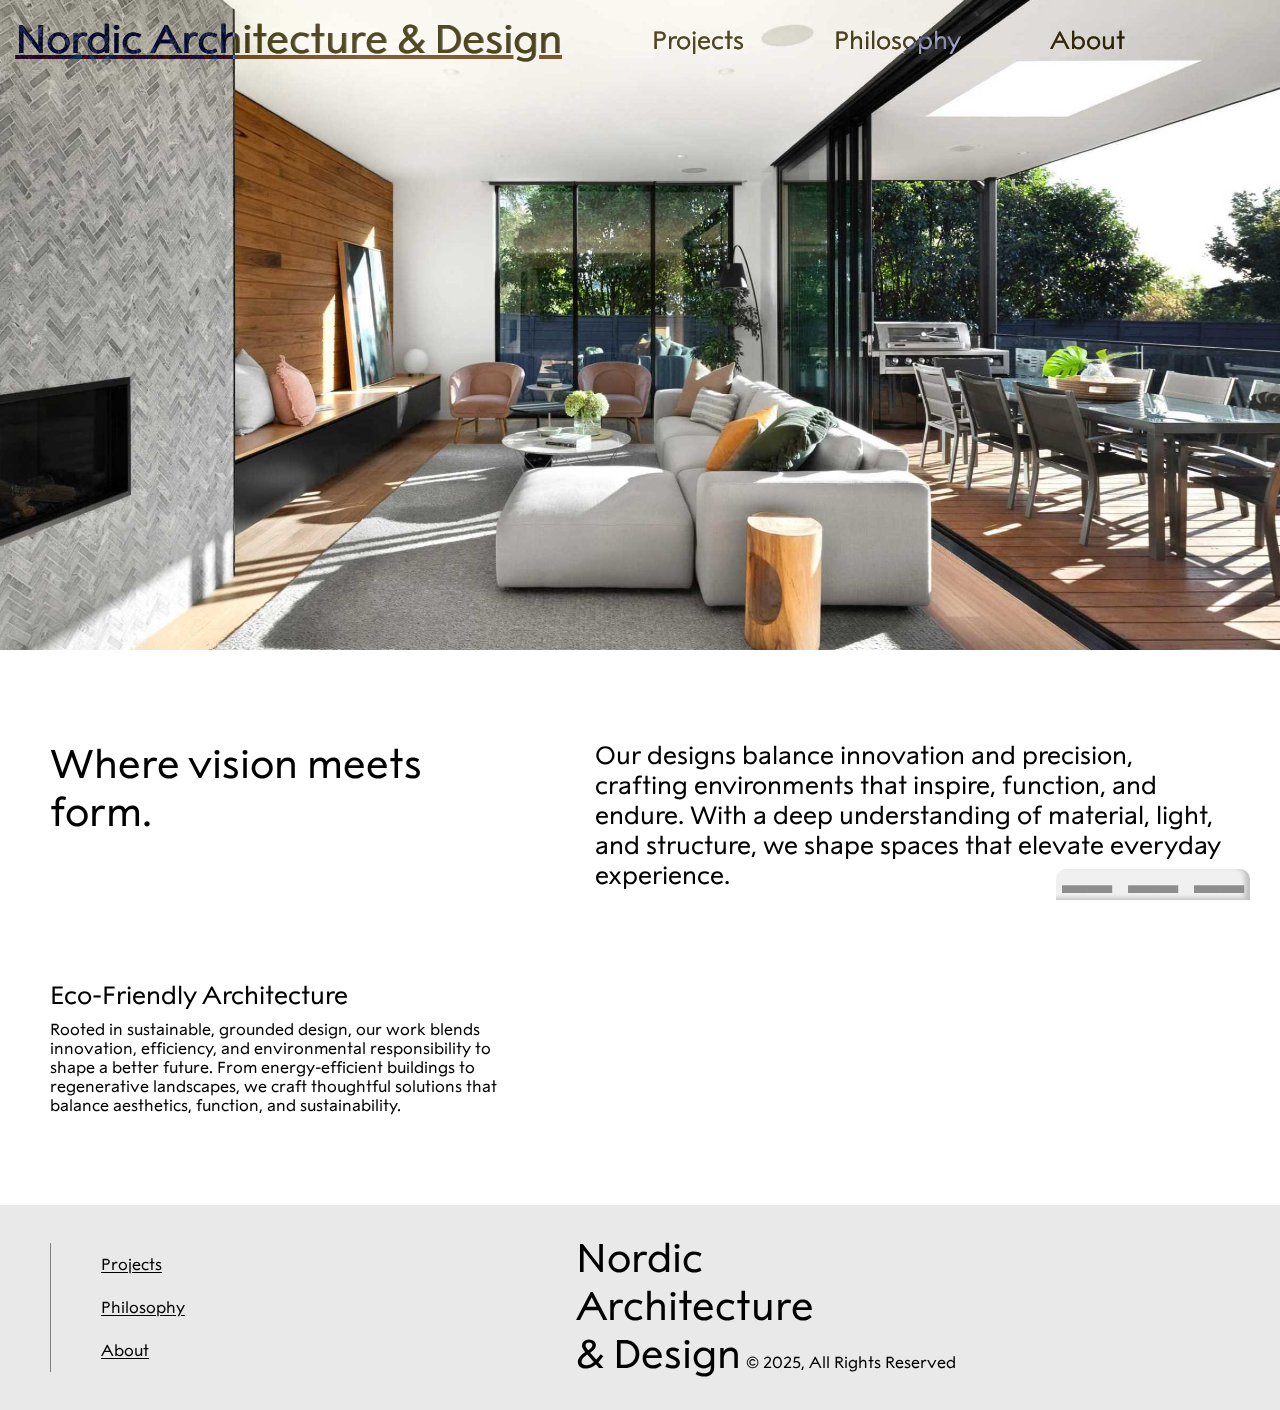
<file: index.html>
<!DOCTYPE html>
<html lang="en">
  <head>
    <meta charset="UTF-8" />
    <meta name="viewport" content="width=device-width, initial-scale=1.0" />
    <title>Nordic Architecture & Design</title>
    <link rel="stylesheet" href="/css/index.css" />
    <script src="https://ajax.googleapis.com/ajax/libs/jquery/3.7.1/jquery.min.js"></script>
    <script src="js/index.js"></script>
  </head>
  <body>
    <div id="pagegrid">
      <div class="herosection" id="heroimg">
        <div class="herogrid-container">
          <header>
            <h1 id="logo">Nordic Architecture & Design</h1>
          </header>
          <nav>
            <div class="flexnavbar">
              <a href="/projects.html" class="navlink">Projects</a>
              <a href="/philosophy.html" class="navlink">Philosophy</a>
              <a href="/about.html" class="navlink">About</a>
            </div>
          </nav>
          <div class="imgslider">
            <button class="slideButton" id="firstButton">▬▬</button>
            <button class="slideButton" id="secondButton">▬▬‎</button>
            <button class="slideButton" id="thirdButton">▬▬‎</button>
          </div>
        </div>
      </div>
      <h1 id="slogan">Where vision meets form.</h1>
      <h2 id="intro">
        Our designs balance innovation and precision, crafting environments that
        inspire, function, and endure. With a deep understanding of material,
        light, and structure, we shape spaces that elevate everyday experience.
      </h2>
      <div id="philosophy">
        <h2>Eco-Friendly Architecture</h2>
        <p>
          Rooted in sustainable, grounded design, our work blends innovation,
          efficiency, and environmental responsibility to shape a better future.
          From energy-efficient buildings to regenerative landscapes, we craft
          thoughtful solutions that balance aesthetics, function, and
          sustainability.
        </p>
      </div>
      <footer>
        <div id="flexfooter">
          <a href="/projects.html" class="footerlink">Projects</a>
          <a href="/philosophy.html" class="footerlink">Philosophy</a>
          <a href="/about.html" class="footerlink">About</a>
        </div>
        <div id="footerlogo">
          <h1>Nordic Architecture & Design</h1>
          <p>© 2025, All Rights Reserved</p>
        </div>
      </footer>
    </div>
  </body>
</html>
</file>
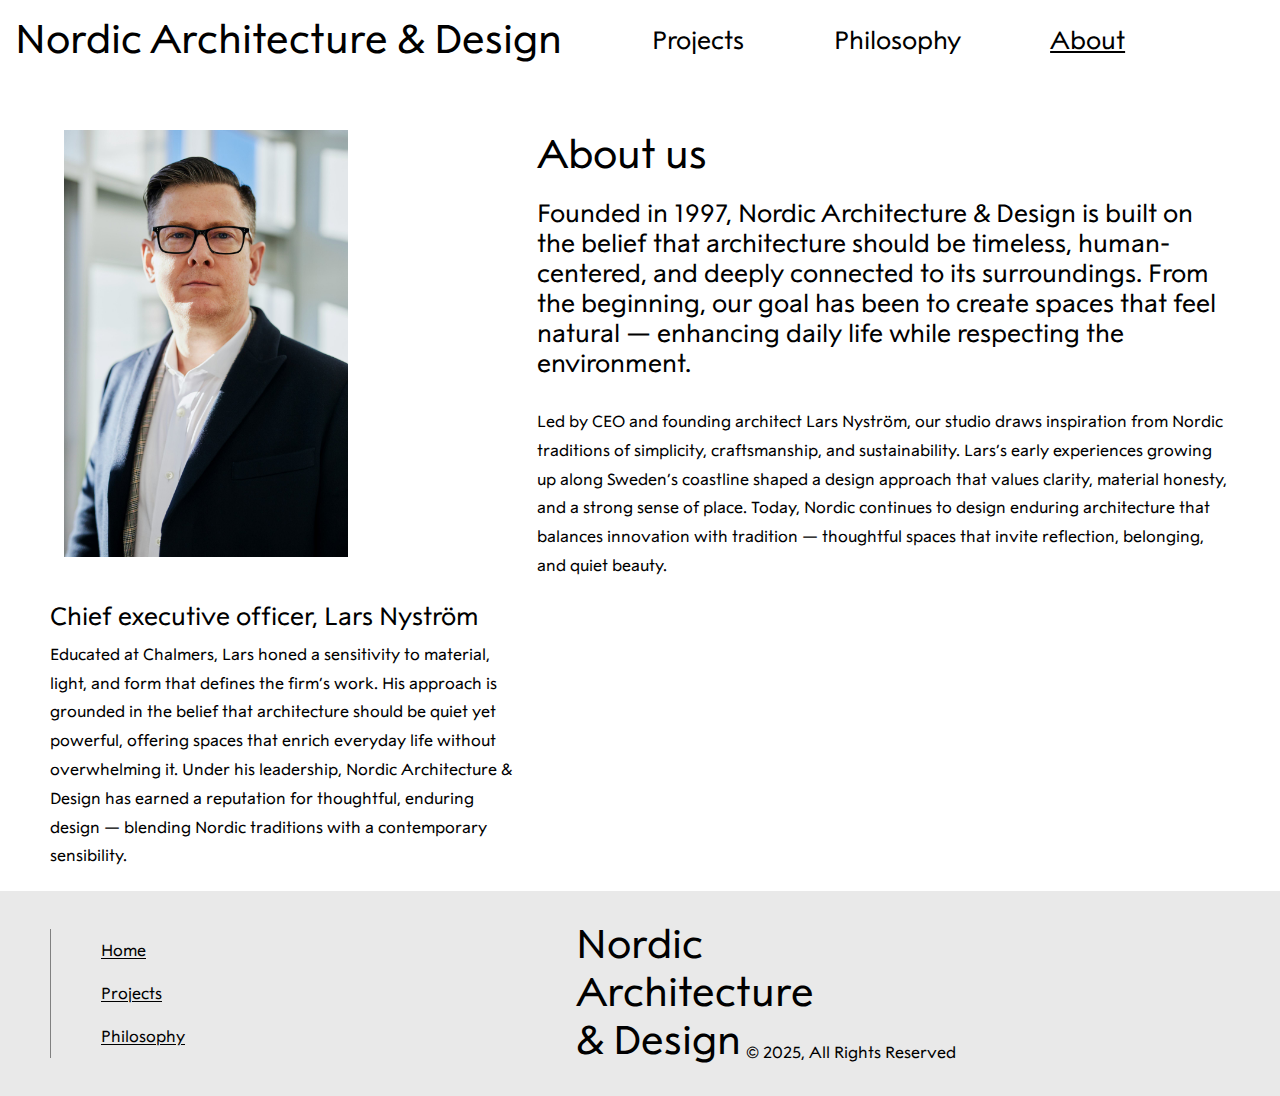
<file: about.html>
<!DOCTYPE html>
<html lang="en">
  <head>
    <meta charset="UTF-8" />
    <meta name="viewport" content="width=device-width, initial-scale=1.0" />
    <title>Nordic Architecture & Design</title>
    <link rel="stylesheet" href="/css/about.css" />
    <script src="https://ajax.googleapis.com/ajax/libs/jquery/3.7.1/jquery.min.js"></script>
    <script src="js/about.js"></script>
  </head>
  <body>
    <div id="pagegrid">
      <div class="herosection" id="heroimg">
        <div class="herogrid-container">
          <header>
            <h1 id="logo">Nordic Architecture & Design</h1>
          </header>
          <nav>
            <div class="flexnavbar">
              <a href="/projects.html" class="navlink">Projects</a>
              <a href="/philosophy.html" class="navlink">Philosophy</a>
              <a href="/about.html" class="navlink" id="aboutlink">About</a>
            </div>
          </nav>
        </div>
      </div>
      <img
        id="ceo"
        src="/img/linkedin-sales-solutions-pAtA8xe_iVM-unsplash.jpg"
        alt=""
      />
      <div id="intro">
        <h1>About us</h1>
        <h2>
          Founded in 1997, Nordic Architecture & Design is built on the belief
          that architecture should be timeless, human-centered, and deeply
          connected to its surroundings. From the beginning, our goal has been
          to create spaces that feel natural — enhancing daily life while
          respecting the environment.
        </h2>
        <p>
          Led by CEO and founding architect Lars Nyström, our studio draws
          inspiration from Nordic traditions of simplicity, craftsmanship, and
          sustainability. Lars’s early experiences growing up along Sweden’s
          coastline shaped a design approach that values clarity, material
          honesty, and a strong sense of place. Today, Nordic continues to
          design enduring architecture that balances innovation with tradition —
          thoughtful spaces that invite reflection, belonging, and quiet beauty.
        </p>
      </div>

      <div id="philosophy">
        <h2>Chief executive officer, Lars Nyström</h2>
        <p>
          Educated at Chalmers, Lars honed a sensitivity to material, light, and
          form that defines the firm’s work. His approach is grounded in the
          belief that architecture should be quiet yet powerful, offering spaces
          that enrich everyday life without overwhelming it. Under his
          leadership, Nordic Architecture & Design has earned a reputation for
          thoughtful, enduring design — blending Nordic traditions with a
          contemporary sensibility.
        </p>
      </div>
      <footer>
        <div id="flexfooter">
          <a href="/index.html" class="footerlink">Home</a>
          <a href="/projects.html" class="footerlink">Projects</a>
          <a href="/philosophy.html" class="footerlink">Philosophy</a>
        </div>
        <div id="footerlogo">
          <h1>Nordic Architecture & Design</h1>
          <p>© 2025, All Rights Reserved</p>
        </div>
      </footer>
    </div>
  </body>
</html>
</file>
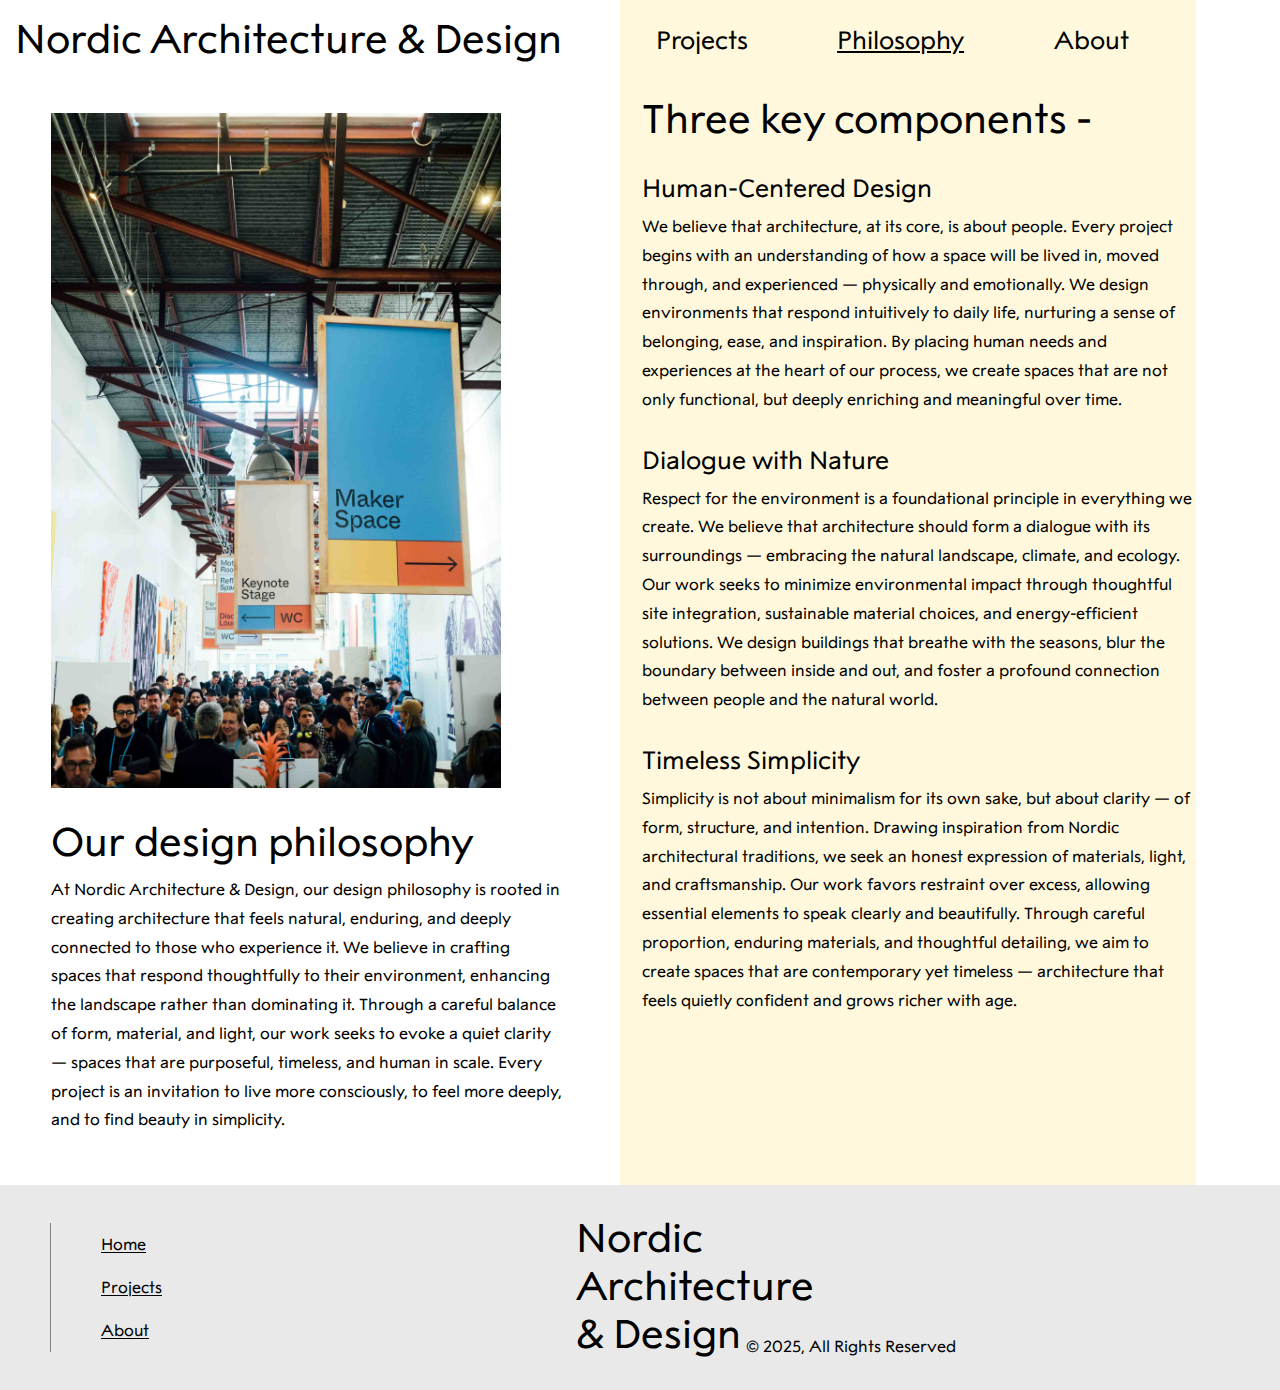
<file: philosophy.html>
<!DOCTYPE html>
<html lang="en">
  <head>
    <meta charset="UTF-8" />
    <meta name="viewport" content="width=device-width, initial-scale=1.0" />
    <title>Nordic Architecture & Design</title>
    <link rel="stylesheet" href="/css/philosophy.css" />
    <script src="https://ajax.googleapis.com/ajax/libs/jquery/3.7.1/jquery.min.js"></script>
    <script src="js/philosophy.js"></script>
  </head>
  <body>
    <div id="pagegrid">
      <header>
        <h1 id="logo">Nordic Architecture & Design</h1>
      </header>
      <div id="section2">
        <nav>
          <div class="flexnavbar">
            <a href="/projects.html" class="navlink">Projects</a>
            <a href="/philosophy.html" class="navlink" id="philosophylink"
              >Philosophy</a
            >
            <a href="/about.html" class="navlink">About</a>
          </div>
        </nav>
        <div id="keycomponents">
          <h1>Three key components -</h1>
          <h2>Human-Centered Design</h2>
          <p>
            We believe that architecture, at its core, is about people. Every
            project begins with an understanding of how a space will be lived
            in, moved through, and experienced — physically and emotionally. We
            design environments that respond intuitively to daily life,
            nurturing a sense of belonging, ease, and inspiration. By placing
            human needs and experiences at the heart of our process, we create
            spaces that are not only functional, but deeply enriching and
            meaningful over time.
          </p>
          <h2>Dialogue with Nature</h2>
          <p>
            Respect for the environment is a foundational principle in
            everything we create. We believe that architecture should form a
            dialogue with its surroundings — embracing the natural landscape,
            climate, and ecology. Our work seeks to minimize environmental
            impact through thoughtful site integration, sustainable material
            choices, and energy-efficient solutions. We design buildings that
            breathe with the seasons, blur the boundary between inside and out,
            and foster a profound connection between people and the natural
            world.
          </p>
          <h2>Timeless Simplicity</h2>
          <p>
            Simplicity is not about minimalism for its own sake, but about
            clarity — of form, structure, and intention. Drawing inspiration
            from Nordic architectural traditions, we seek an honest expression
            of materials, light, and craftsmanship. Our work favors restraint
            over excess, allowing essential elements to speak clearly and
            beautifully. Through careful proportion, enduring materials, and
            thoughtful detailing, we aim to create spaces that are contemporary
            yet timeless — architecture that feels quietly confident and grows
            richer with age.
          </p>
        </div>
      </div>
      <img id="img" src="/img/paul-hanaoka-6FqkGMOLskY-unsplash.jpg" alt="" />
      <h1 id="pagetitle">Our design philosophy</h1>
      <p id="design">
        At Nordic Architecture & Design, our design philosophy is rooted in
        creating architecture that feels natural, enduring, and deeply connected
        to those who experience it. We believe in crafting spaces that respond
        thoughtfully to their environment, enhancing the landscape rather than
        dominating it. Through a careful balance of form, material, and light,
        our work seeks to evoke a quiet clarity — spaces that are purposeful,
        timeless, and human in scale. Every project is an invitation to live
        more consciously, to feel more deeply, and to find beauty in simplicity.
      </p>
      <footer>
        <div id="flexfooter">
          <a href="/index.html" class="footerlink">Home</a>
          <a href="/projects.html" class="footerlink">Projects</a>
          <a href="/about.html" class="footerlink">About</a>
        </div>
        <div id="footerlogo">
          <h1>Nordic Architecture & Design</h1>
          <p>© 2025, All Rights Reserved</p>
        </div>
      </footer>
    </div>
  </body>
</html>
</file>
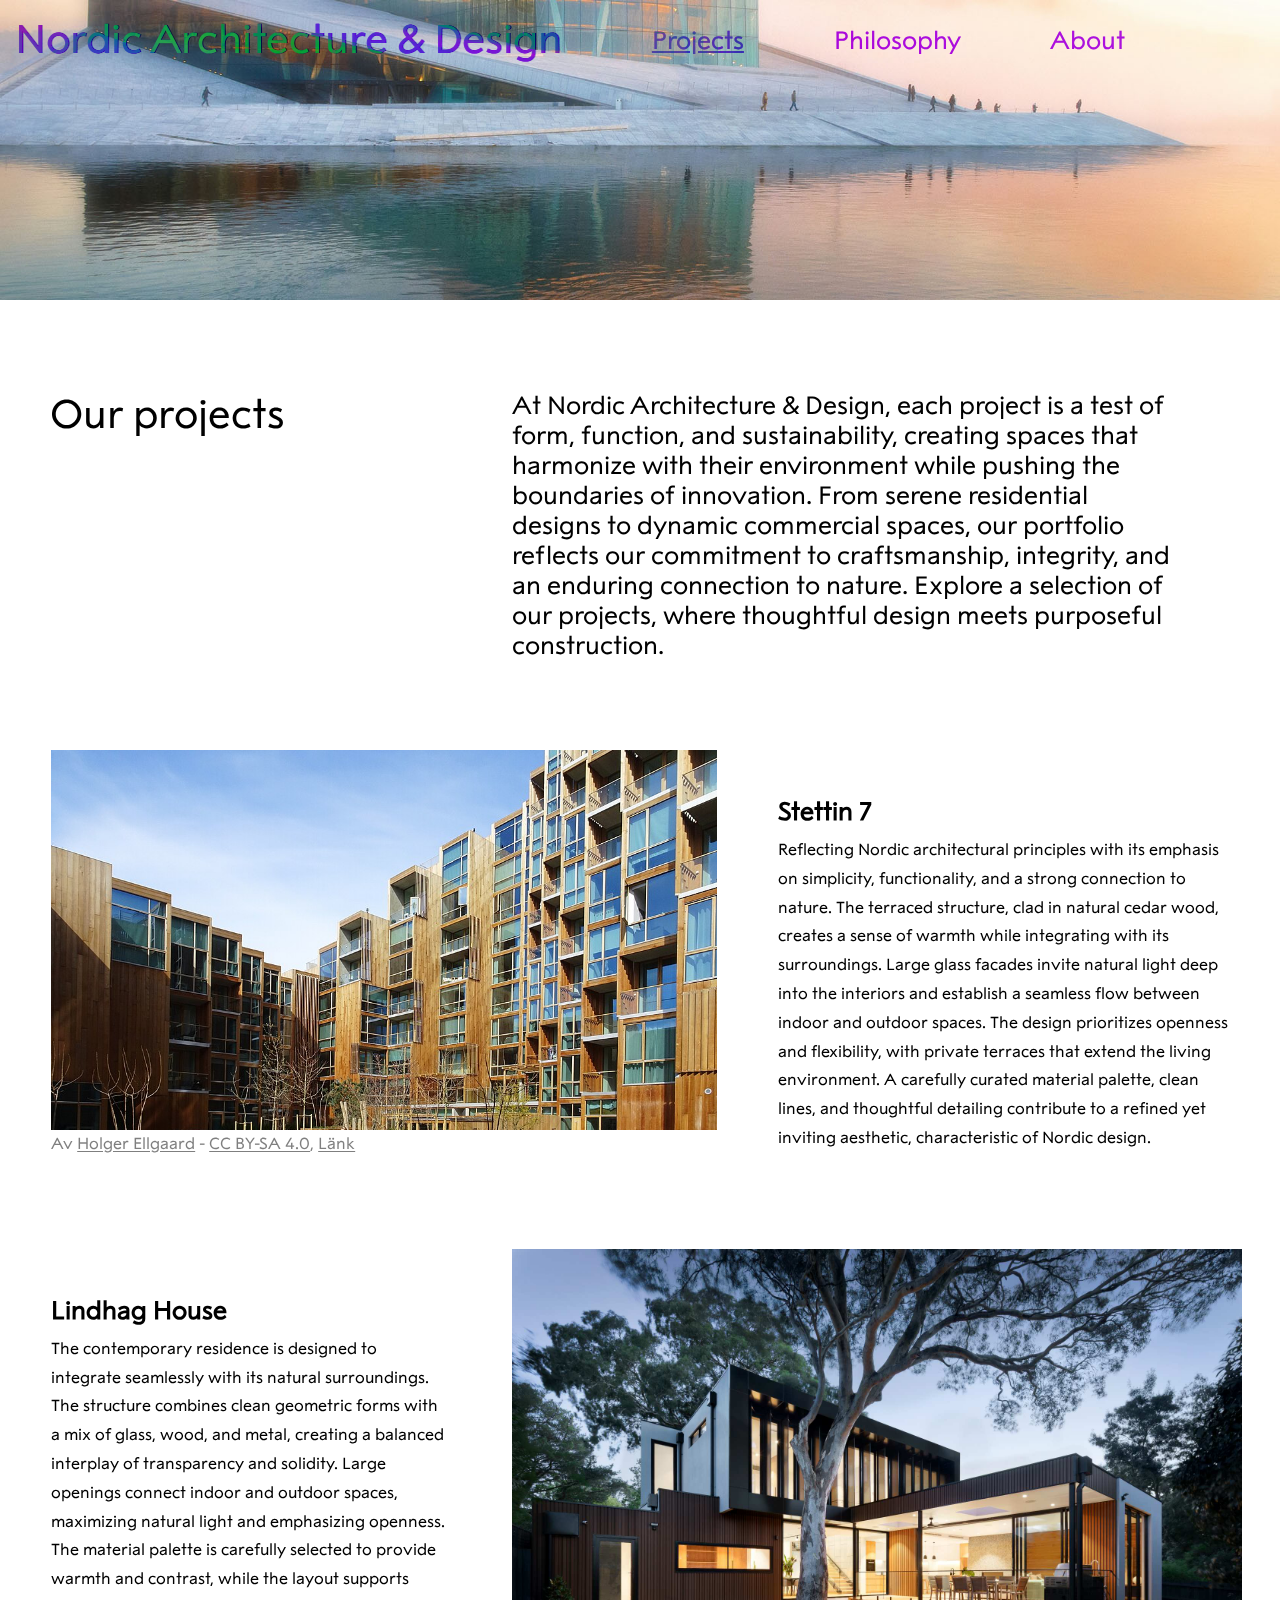
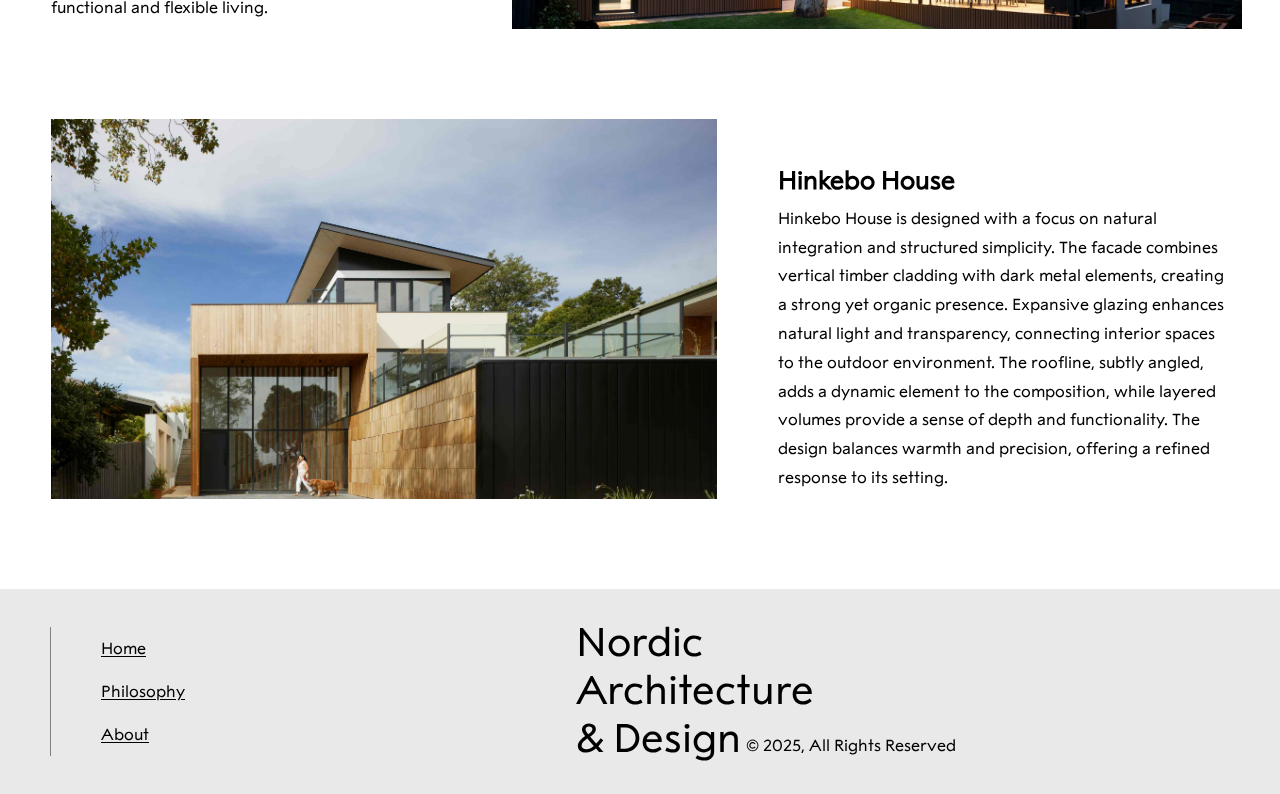
<file: projects.html>
<!DOCTYPE html>
<html lang="en">
  <head>
    <meta charset="UTF-8" />
    <meta name="viewport" content="width=device-width, initial-scale=1.0" />
    <title>Nordic Architecture & Design</title>
    <link rel="stylesheet" href="/css/projects.css" />
    <script src="https://ajax.googleapis.com/ajax/libs/jquery/3.7.1/jquery.min.js"></script>
    <script src="js/projects.js"></script>
  </head>
  <body>
    <div id="pagegrid">
      <div class="herosection" id="heroimg">
        <div class="herogrid-container">
          <header>
            <h1 id="logo">Nordic Architecture & Design</h1>
          </header>
          <nav>
            <div class="flexnavbar">
              <a href="/projects.html" class="navlink" id="projectlink"
                >Projects</a
              >
              <a href="/philosophy.html" class="navlink">Philosophy</a>
              <a href="/about.html" class="navlink">About</a>
            </div>
          </nav>
        </div>
      </div>
      <h1 id="title">Our projects</h1>
      <h2 id="intro">
        At Nordic Architecture & Design, each project is a test of form,
        function, and sustainability, creating spaces that harmonize with their
        environment while pushing the boundaries of innovation. From serene
        residential designs to dynamic commercial spaces, our portfolio reflects
        our commitment to craftsmanship, integrity, and an enduring connection
        to nature. Explore a selection of our projects, where thoughtful design
        meets purposeful construction.
      </h2>
      <div id="img1section">
        <div id="img1box">
          <img
            src="/img/1001px-79&Park,_Gärdet,_2019_04.jpg"
            alt=""
            id="img1"
          />
        </div>
        <p class="sourceattribution">
          Av
          <a
            href="//commons.wikimedia.org/wiki/User:Holger.Ellgaard"
            title="User:Holger.Ellgaard"
            >Holger Ellgaard</a
          >
          -
          <a
            href="https://creativecommons.org/licenses/by-sa/4.0"
            title="Creative Commons Attribution-Share Alike 4.0"
            >CC BY-SA 4.0</a
          >,
          <a href="https://commons.wikimedia.org/w/index.php?curid=78175700"
            >Länk</a
          >
        </p>
      </div>
      <section class="textsection" id="section1">
        <h2>Stettin 7</h2>
        <p>
          Reflecting Nordic architectural principles with its emphasis on
          simplicity, functionality, and a strong connection to nature. The
          terraced structure, clad in natural cedar wood, creates a sense of
          warmth while integrating with its surroundings. Large glass facades
          invite natural light deep into the interiors and establish a seamless
          flow between indoor and outdoor spaces. The design prioritizes
          openness and flexibility, with private terraces that extend the living
          environment. A carefully curated material palette, clean lines, and
          thoughtful detailing contribute to a refined yet inviting aesthetic,
          characteristic of Nordic design.
        </p>
      </section>
      <div id="img2section">
        <div id="img2box">
          <img
            src="/img/r-architecture-2gDwlIim3Uw-unsplash.jpg"
            alt=""
            id="img2"
          />
        </div>
        <p class="sourceattribution"></p>
      </div>
      <section class="textsection" id="section2">
        <h2>Lindhag House</h2>
        <p>
          The contemporary residence is designed to integrate seamlessly with
          its natural surroundings. The structure combines clean geometric forms
          with a mix of glass, wood, and metal, creating a balanced interplay of
          transparency and solidity. Large openings connect indoor and outdoor
          spaces, maximizing natural light and emphasizing openness. The
          material palette is carefully selected to provide warmth and contrast,
          while the layout supports functional and flexible living.
        </p>
      </section>
      <div id="img3section">
        <div id="img3box">
          <img
            src="/img/r-architecture-wJAOeXvxudM-unsplash.jpg"
            alt=""
            id="img3"
          />
        </div>
        <p class="sourceattribution"></p>
      </div>
      <section class="textsection" id="section3">
        <h2>Hinkebo House</h2>
        <p>
          Hinkebo House is designed with a focus on natural integration and
          structured simplicity. The facade combines vertical timber cladding
          with dark metal elements, creating a strong yet organic presence.
          Expansive glazing enhances natural light and transparency, connecting
          interior spaces to the outdoor environment. The roofline, subtly
          angled, adds a dynamic element to the composition, while layered
          volumes provide a sense of depth and functionality. The design
          balances warmth and precision, offering a refined response to its
          setting.
        </p>
      </section>
      <footer>
        <div id="flexfooter">
          <a href="/index.html" class="footerlink">Home</a>
          <a href="/philosophy.html" class="footerlink">Philosophy</a>
          <a href="/about.html" class="footerlink">About</a>
        </div>
        <div id="footerlogo">
          <h1>Nordic Architecture & Design</h1>
          <p>© 2025, All Rights Reserved</p>
        </div>
      </footer>
    </div>
  </body>
</html>
</file>
<file: css/index.css>
@font-face {
    font-family: alfredsans;
    src: url(/misc/AlfredSans.otf);
  }

* {
    margin: 0px;
    box-sizing: border-box;
}

body {
    width: 100%;
    height: 100%;
    overflow-x: hidden;
}

.herogrid-container {
    padding: 15px;
    display: grid;
    grid-template-areas: 
    'header header nav nav nav'
    'imgtitle imgtitle imgtitle imgslider imgslider';
    gap: 10px;
}

.herosection {
    grid-area: herosection;
    background-image: url(/img/r-architecture-rOk4VSMS3Ck-unsplash.jpg);
    height: 650px;
    background-position: center;
    background-repeat: no-repeat;
    background-size: cover;
    position: relative;
    width: 100cqw;
}

#pagegrid {
    display: grid;
    grid-template-areas:
    'herosection herosection herosection herosection herosection'
    'slogan slogan intro intro intro'
    'philosophy philosophy sideimg sideimg sideimg'
    'footer footer footer footer footer';
    gap: 90px;
}

header {
    grid-area: header;
    
}

h1 {
    font-family:alfredsans;
    font-size:40px;
    font-weight:500;
}

h2 {
    font-family:alfredsans;
    font-size:25px;
    font-weight:500;
}

p {
    font-family:alfredsans;
    font-size:16px;
    font-weight:500;
}

#intro {
    grid-area: intro;
    margin-right: 50px
}

#philosophy {
    grid-area: philosophy;
    margin-left: 50px;
}

#philosophy h2 {
    margin-bottom: 10px;
} 

#logo {
    text-decoration-line:underline;
    text-decoration-color: #72a5d1bc;
    text-shadow: 0.5px 0px 0px rgb(136, 130, 130);
    color: #aaafcf;
    mix-blend-mode:difference;
}

.flexnavbar {
    grid-area: nav;
    display: flex;
    gap: 7vw;
    margin-top: 10px;
}

.navlink {
    text-decoration-line: none;
    text-decoration-color: #72a5d19a;
    font-family:alfredsans;
    font-size:25px;
    font-weight:500;
    text-shadow: 0px 0px 0px rgb(103, 103, 103);
    color: #aaafcf;
    mix-blend-mode:difference;
}

.navlink:hover {
    filter:saturate(600%)
}

.navlink:active {
    filter:saturate(600%)
}

.imgslider {
    grid-area: imgslider;
    position: fixed;
    bottom: 0px;
    right: 30px;
    background-color: rgba(0, 0, 0, 0.057);
    border-top-left-radius: 10px;
    border-top-right-radius: 10px;
    box-shadow: -5px -2px 5px rgba(0, 0, 0, 0.203) inset;
    min-height: 30px;
}

.slideButton {
    background-color: rgba(139, 139, 139, 0);
    border-style:none;
    width: 62px;
    margin: 0px;
    font-size: 25px;
    color: rgba(139, 139, 139, 0);
    text-shadow: 0.3px 0px rgba(139, 139, 139, 0.856), 0.1px 0px rgba(139, 139, 139, 0.856);
}

#slogan {
    margin-left: 50px;
    margin-right: 10px;
    grid-area: slogan;
}

footer {
    grid-area: footer;
    display: grid;
    grid-template-areas: 
    'footerlinks footersection footersection footerlogo';
    grid-template-columns: 15vw 15vw 15vw 30vw;
    height: 205px;
    background-color: rgb(233, 233, 233);
}

#flexfooter {
    border-left: 1.5px solid gray;
    grid-area: footerlinks;
    display: flex;
    flex-direction: column;
    position: absolute;
    margin-top: 38px;
    margin-left: 50px;
}

.footerlink {
    font-family: alfredsans;
    margin: 12px;
    margin-left: 50px;
    font-size: 16px;
    color:black;
    text-underline-offset: 2px;
}

.footerlink:hover {
    text-underline-offset: 1px;
    color: rgb(0, 38, 255);
    text-decoration-color: rgb(0, 38, 255);
}

#footerlogo {
    margin-top: 29px;
    grid-area: footerlogo;
}

#footerlogo h1 {
    width: 200px;
}

#footerlogo p {
    position: relative;
    bottom: 25px;
    left: 170px;
}

@media only screen and (max-width: 600px) {
    html,body {
        width: 100%;
        height: 100%;
        overflow-x: hidden;
    }
    .herogrid-container {
        display: grid;
        grid-template-areas: 
        'header header header header header'
        'nav nav nav nav nav'
        'imgtitle imgtitle imgtitle imgslider imgslider'
        'slogan slogan slogan slogan slogan';
        gap: 10px;
    }
    .herosection {
        height: 600px;
        width: 100vw;
    }
    #logo {
        margin-right: 40px;
    }
    .imgslider {
        right: 40px;
        position: relative;
        border-top-right-radius: 0px;
        border-top-left-radius: 20px;
        border-bottom-left-radius: 20px;
    }
    #pagegrid {
        display: grid;
        grid-template-areas:
        'herosection herosection herosection herosection herosection'
        'slogan slogan slogan slogan slogan'
        'intro intro intro intro intro'
        'philosophy philosophy philosophy philosophy philosophy'
        'footer footer footer footer footer';
        gap: 30px;
    }
    #slogan {
        margin-left: 5px;
        margin-right: 0px
    }
    #intro {
        margin-left: 10px;
        width: 95vw;
    }
    #philosophy {
        margin-left: 5px;
        width: 95vw;
    }
    footer {
        grid-template-columns: 12vw 12vw 12vw 30vw;
        margin-bottom: -100px;
        width: 100vw;
        height: 220px;
    }
    
    #flexfooter {
        border: none;
        grid-area: footerlinks;
        display: flex;
        flex-direction: column;
        position: relative;
        margin-top: 28px;
        margin-left: 15px;
    }
    .footerlink {
        margin-left: 12px;
    }
    #footerlogo {
        margin-top: 10px;
    }
    #footerlogo p {
        bottom: 0px;
        left: 0px;
        width: 120%;
    }
}
</file>
<file: css/about.css>
@font-face {
    font-family: alfredsans;
    src: url(/misc/AlfredSans.otf);
  }

* {
    margin: 0px;
    box-sizing: border-box;
}

body {
    width: 100%;
    height: 100%;
    overflow-x: hidden;
}

.herogrid-container {
    padding: 15px;
    display: grid;
    grid-template-areas: 
    'header header nav nav nav'
    'imgtitle imgtitle imgtitle imgslider imgslider';
    gap: 10px;
}

.herosection {
    grid-area: herosection;
    height: 50px;
    background-position: center;
    background-repeat: no-repeat;
    background-size: cover;
    position: relative;
    width: 100cqw;
    margin-bottom: 30px;
}

#pagegrid {
    display: grid;
    grid-template-areas:
    'herosection herosection herosection herosection herosection'
    'ceo ceo intro intro intro'
    'philosophy philosophy sideimg sideimg sideimg'
    'footer footer footer footer footer';
    gap: 20px;
}

header {
    grid-area: header;
    
}

h1 {
    font-family:alfredsans;
    font-size:40px;
    font-weight:500;
}

h2 {
    font-family:alfredsans;
    font-size:25px;
    font-weight:500;
}

p {
    font-family:alfredsans;
    font-size:16px;
    font-weight:500;
    line-height: 180%;
}

#ceo {
    grid-area: ceo;
    width: 55%;
    margin-top: 30px;
    margin-left: 5vw;
}

#intro {
    grid-area: intro;
    margin-right: 50px;
    margin-top: 30px;
}

#intro h2 {
    margin-top: 20px;
}

#intro p {
    margin-top: 30px;
}

#philosophy {
    grid-area: philosophy;
    margin-left: 50px;

}

#philosophy h2 {
    margin-bottom: 10px;
} 

#logo {
    
}

.flexnavbar {
    grid-area: nav;
    display: flex;
    gap: 7vw;
    margin-top: 10px;
}

#aboutlink{
    text-decoration: underline;
}

.navlink {
    color: black;
    text-decoration-line: none;
    font-family: alfredsans;
    font-size:25px;
    font-weight:500;
}

.navlink:hover {
    filter:invert(20%)
}

.navlink:active {
    filter:invert(20%)
}

footer {
    grid-area: footer;
    display: grid;
    grid-template-areas: 
    'footerlinks footersection footersection footerlogo';
    grid-template-columns: 15vw 15vw 15vw 30vw;
    height: 205px;
    background-color: rgb(233, 233, 233);
}

#flexfooter {
    border-left: 1.5px solid gray;
    grid-area: footerlinks;
    display: flex;
    flex-direction: column;
    position: absolute;
    margin-top: 38px;
    margin-left: 50px;
}

.footerlink {
    font-family: alfredsans;
    margin: 12px;
    margin-left: 50px;
    font-size: 16px;
    color:black;
    text-underline-offset: 2px;
}

.footerlink:hover {
    text-underline-offset: 1px;
    color: rgb(0, 38, 255);
    text-decoration-color: rgb(0, 38, 255);
}

#footerlogo {
    margin-top: 29px;
    grid-area: footerlogo;
}

#footerlogo h1 {
    width: 200px;
}

#footerlogo p {
    position: relative;
    bottom: 25px;
    left: 170px;
}

@media only screen and (max-width: 600px) {
    html,body {
        width: 100%;
        height: 100%;
        overflow-x: hidden;
    }
    .herogrid-container {
        display: grid;
        grid-template-areas: 
        'header header header header header'
        'nav nav nav nav nav'
        'imgtitle imgtitle imgtitle imgslider imgslider'
        'slogan slogan slogan slogan slogan';
        gap: 10px;
    }
    .herosection {
        height: 150px;
        width: 100vw;
    }
    #logo {
        margin-right: 40px;
    }
    .imgslider {
        right: 40px;
        position: relative;
        border-top-right-radius: 0px;
        border-top-left-radius: 20px;
        border-bottom-left-radius: 20px;
    }
    #pagegrid {
        display: grid;
        grid-template-areas:
        'herosection herosection herosection herosection herosection'
        'intro intro intro intro intro'
        'intro intro intro intro intro'
        'ceo ceo ceo ceo ceo'
        'philosophy philosophy philosophy philosophy philosophy'
        'footer footer footer footer footer';
        gap: 30px;
    }
    #slogan {
        margin-left: 5px;
        margin-right: 0px
    }
    #intro {
        margin-left: 10px;
        width: 95vw;
    }
    #philosophy {
        margin-left: 5px;
        width: 95vw;
    }
    footer {
        grid-template-columns: 12vw 12vw 12vw 30vw;
        margin-bottom: -100px;
        width: 100vw;
        height: 220px;
    }
    
    #flexfooter {
        border: none;
        grid-area: footerlinks;
        display: flex;
        flex-direction: column;
        position: relative;
        margin-top: 28px;
        margin-left: 15px;
    }
    .footerlink {
        margin-left: 12px;
    }
    #footerlogo {
        margin-top: 10px;
    }
    #footerlogo p {
        bottom: 0px;
        left: 0px;
        width: 120%;
    }
}
</file>
<file: css/philosophy.css>
@font-face {
    font-family: alfredsans;
    src: url(/misc/AlfredSans.otf);
  }

* {
    margin: 0px;
    box-sizing: border-box;
}

body {
    width: 100%;
    height: 100%;
    overflow-x: hidden;
}

#pagegrid {
    display: grid;
    grid-template-areas:
    'header header nav nav nav'
    'img img nav nav nav'
    'pagetitle pagetitle nav nav nav'
    'design design nav nav nav'
    'footer footer footer footer footer';
    width: 100cqw;
}

header {
    padding-top: 15px;
    padding-left: 15px;
    grid-area: header;
    margin-right: -10px;
}

h1 {
    font-family:alfredsans;
    font-size:40px;
    font-weight:500;
}

h2 {
    font-family:alfredsans;
    font-size:25px;
    font-weight:500;
}

p {
    font-family:alfredsans;
    font-size:16px;
    font-weight:500;
    line-height: 180%;
}

#logo {
    
}

#img {
    grid-area: img;
    width: 450px;
    margin-top: 50px;
    margin-left: 4vw;
}

#pagetitle {
    grid-area: pagetitle;
    margin-left: 4vw;
    margin-top: 30px;
}

#design {
    grid-area: design;
    margin-top: 10px;
    margin-left: 4vw;
    max-width: 40vw;
    margin-bottom: 50px;
}

#section2 {
    grid-area: nav;
    background-color: cornsilk;
    width: 45vw;
}

#keycomponents {
    margin-top: 40px;
    margin-left: 22px;
}

#keycomponents h2 {
    margin-top: 30px;
}

#keycomponents p {
    margin-top: 10px;
}

.flexnavbar {
    padding-top: 25px;
    padding-right: 15px;
    display: flex;
    gap: 7vw;
    padding-left: 10px;
    margin-left: 26px;
}

#philosophylink{
    text-decoration: underline;
}

.navlink {
    text-decoration-line: none;
    text-decoration-color: black;
    font-family:alfredsans;
    font-size:25px;
    font-weight:500;
    color: black;
}

.navlink:hover {
    filter:invert(20%)
}

.navlink:active {
    filter:invert(20%)
}

footer {
    grid-area: footer;
    display: grid;
    grid-template-areas: 
    'footerlinks footersection footersection footerlogo';
    grid-template-columns: 15vw 15vw 15vw 30vw;
    height: 205px;
    background-color: rgb(233, 233, 233);
}

#flexfooter {
    border-left: 1.5px solid gray;
    grid-area: footerlinks;
    display: flex;
    flex-direction: column;
    position: absolute;
    margin-top: 38px;
    margin-left: 50px;
}

.footerlink {
    font-family: alfredsans;
    margin: 12px;
    margin-left: 50px;
    font-size: 16px;
    color:black;
    text-underline-offset: 2px;
}

.footerlink:hover {
    text-underline-offset: 1px;
    color: rgb(0, 38, 255);
    text-decoration-color: rgb(0, 38, 255);
}

#footerlogo {
    margin-top: 29px;
    grid-area: footerlogo;
}

#footerlogo h1 {
    width: 200px;
}

#footerlogo p {
    position: relative;
    bottom: 25px;
    left: 170px;
}

@media only screen and (max-width: 600px) {
    html,body {
        width: 100%;
        height: 100%;
        overflow-x: hidden;
    }

    #pagegrid {
    display: grid;
    grid-template-areas:
    'header header header header header'
    'nav nav nav nav nav'
    'nav nav nav nav nav'
    'img img img img img'
    'pagetitle pagetitle pagetitle pagetitle pagetitle'
    'design design design design design'
    'footer footer footer footer footer';
    width: 100cqw;
    }

    .flexnavbar {
        margin-left: 10px;
    }

    #logo {
        margin-right: 50px;
    }
    #img {
        margin-left: 0px;
    }
    #section2 {
        width: 95vw;
        background-color: white;
    }
    #pagetitle {
        width: 75%;
    }
    #design {
        max-width: 95vw;
    }

    footer {
        grid-template-columns: 12vw 12vw 12vw 30vw;
        margin-bottom: -100px;
        width: 100vw;
        height: 220px;
    }
    
    #flexfooter {
        border: none;
        grid-area: footerlinks;
        display: flex;
        flex-direction: column;
        position: relative;
        margin-top: 28px;
        margin-left: 15px;
    }
    .footerlink {
        margin-left: 12px;
    }
    #footerlogo {
        margin-top: 10px;
    }
    #footerlogo p {
        bottom: 0px;
        left: 0px;
        width: 120%;
    }
}
</file>
<file: css/projects.css>
@font-face {
    font-family: alfredsans;
    src: url(/misc/AlfredSans.otf);
  }

* {
    margin: 0px;
    box-sizing: border-box;
}

body {
    width: 100%;
    height: 100%;
    overflow-x: hidden;
}

.herogrid-container {
    padding: 15px;
    display: grid;
    grid-template-areas: 
    'header header nav nav nav'
    'imgtitle imgtitle imgtitle imgslider imgslider';
    gap: 10px;
}

.herosection {
    grid-area: herosection;
    background-image: url(/img/vidar-nordli-mathisen-q-fr4QsIyic-unsplash.jpg);
    height: 300px;
    background-position: center;
    background-repeat: no-repeat;
    background-size: cover;
    position: relative;
    width: 100cqw;
}

#pagegrid {
    display: grid;
    grid-template-areas:
    'herosection herosection herosection herosection herosection'
    'title title intro intro intro'
    'img1 img1 img1 section1 section1'
    'section2 section2 img2 img2 img2'
    'img3 img3 img3 section3 section3'
    'footer footer footer footer footer';
    grid-template-columns: 16vw 16vw 16vw 16vw 16vw;
    row-gap: 90px;
    column-gap: 90px;
    column-gap: 4vw;

}

header {
    grid-area: header;
    
}

h1 {
    font-family:alfredsans;
    font-size:40px;
    font-weight:500;
}

h2 {
    font-family:alfredsans;
    font-size:25px;
    font-weight:500;
}

p {
    font-family:alfredsans;
    font-size:16px;
    font-weight:500;
    line-height: 180%;
}

#intro {
    grid-area: intro;
    margin-right: 50px
}

#logo {
    text-decoration-line:none;
    text-decoration-color: #bc93e38d;
    text-shadow: 0.5px 0px 0px rgb(76, 84, 9);
    color: #54e400f7;
    mix-blend-mode:difference;
}

.flexnavbar {
    grid-area: nav;
    display: flex;
    gap: 7vw;
    margin-top: 10px;
}

#projectlink{
    text-decoration: underline;
}

.navlink {
    text-decoration-line: none;
    text-decoration-color: #b793e3f9;
    font-family:alfredsans;
    font-size:25px;
    font-weight:500;
    text-shadow: 0px 0px 0px rgba(76, 84, 9, 0.276);
    color: #54e400f7;
    mix-blend-mode:difference;
}

.navlink:hover {
    filter:saturate(600%)
}

.navlink:active {
    filter:saturate(600%)
}

#title {
    margin-left: 50px;
    margin-right: 10px;
    grid-area: title;
}



#section1 {
    margin-top: 10%;
    grid-area: section1;
}

#img1section {
    grid-area: img1;
    margin-left: 4vw;
    width: inherit;
    
}

#img1box {
    height: 380px;
    width: inherit;
    overflow: hidden;
}

#img1 {
    width: 100%;
}

#section2 {
    grid-area: section2;
    margin-top: 10%;
    margin-left: 4vw;
    margin-right: 1vw;
}

#img2section {
    grid-area: img2;
    margin-right: -1vw;
    width: inherit;
}

#img2box {
    height: 380px;
    width: inherit;
    overflow: hidden;
}

#img2 {
    width: 100%;
}

#section3 {
    margin-top: 10%;
    grid-area: section3;
}

#img3section {
    grid-area: img3;
    margin-left: 4vw;
    width: inherit;
    
}

#img3box {
    height: 380px;
    width: inherit;
    overflow: hidden;
}

#img3 {
    width: 100%;
}

.textsection {
    margin-left: 10px;
}  

.textsection h2 {
    font-weight: 600;
}

.textsection p {
    margin-top: 10px;
}

.sourceattribution {
    top: 1px;
    opacity: 0.5;
}

.sourceattribution a {
    text-underline-offset: 2px;
    color: black;
}

.sourceattribution a:hover {
    text-underline-offset: 1px;
    color: rgb(0, 38, 255);
    text-decoration-color: rgb(0, 38, 255);
}

footer {
    width: 100vw;
    grid-area: footer;
    display: grid;
    grid-template-areas: 
    'footerlinks footersection footersection footerlogo';
    grid-template-columns: 15vw 15vw 15vw 30vw;
    height: 205px;
    background-color: rgb(233, 233, 233);
}

#flexfooter {
    border-left: 1.5px solid gray;
    grid-area: footerlinks;
    display: flex;
    flex-direction: column;
    position: absolute;
    margin-top: 38px;
    margin-left: 50px;
}

.footerlink {
    font-family: alfredsans;
    margin: 12px;
    margin-left: 50px;
    font-size: 16px;
    color:black;
    text-underline-offset: 2px;
}

.footerlink:hover {
    text-underline-offset: 1px;
    color: rgb(0, 38, 255);
    text-decoration-color: rgb(0, 38, 255);
}

#footerlogo {
    margin-top: 29px;
    grid-area: footerlogo;
}

#footerlogo h1 {
    width: 200px;
}

#footerlogo p {
    position: relative;
    bottom: 30px;
    left: 170px;
}

@media only screen and (max-width: 700px) {
    html,body {
        width: 100%;
        height:100%;
        overflow-x: hidden;
    }
    .herogrid-container {
        display: grid;
        grid-template-areas: 
        'header header header header header'
        'nav nav nav nav nav'
        'imgtitle imgtitle imgtitle imgslider imgslider'
        'slogan slogan slogan slogan slogan';
        gap: 10px;
    }
    #logo {
        margin-right: 40px;
    }
    .herosection {
        height: 315px;
        width: 103%;
    }
    #pagegrid {
        display: grid;
        grid-template-areas:
        'herosection herosection herosection herosection herosection'
        'title title title title title'
        'intro intro intro intro intro'
        'img1 img1 img1 img1 img1'
        'section1 section1 section1 section1 section1'
        'img2 img2 img2 img2 img2'
        'section2 section2 section2 section2 section2'
        'img3 img3 img3 img3 img3'
        'section3 section3 section3 section3 section3'
        'footer footer footer footer footer';
        gap: 30px;
    }
    .navlink {
        text-decoration-color: hsla(113, 97%, 45%, 0.922);
    }
    #title {
        margin-left: 5px;
        margin-right: 0px
    }
    #intro {
        margin-left: 10px;
        width: 95vw;
    }
    #img1section, #img2section, #img3section {
        margin-left: 0px;
    }
    #section1, #section2, #section3 {
        margin-top: -20px;
        margin-left: 10px;
        margin-right: 40px;
    }
    footer {
        grid-template-columns: 12vw 12vw 12vw 30vw;
        margin-bottom: -100px;
        width: 100vw;
        height: 220px;
    }
    
    #flexfooter {
        border: none;
        grid-area: footerlinks;
        display: flex;
        flex-direction: column;
        position: relative;
        margin-top: 28px;
        margin-left: 15px;
    }
    .footerlink {
        margin-left: 12px;
    }
    #footerlogo {
        margin-top: 10px;
    }
    #footerlogo p {
        bottom: 0px;
        left: 0px;
        width: 120%;
    }
}
</file>
